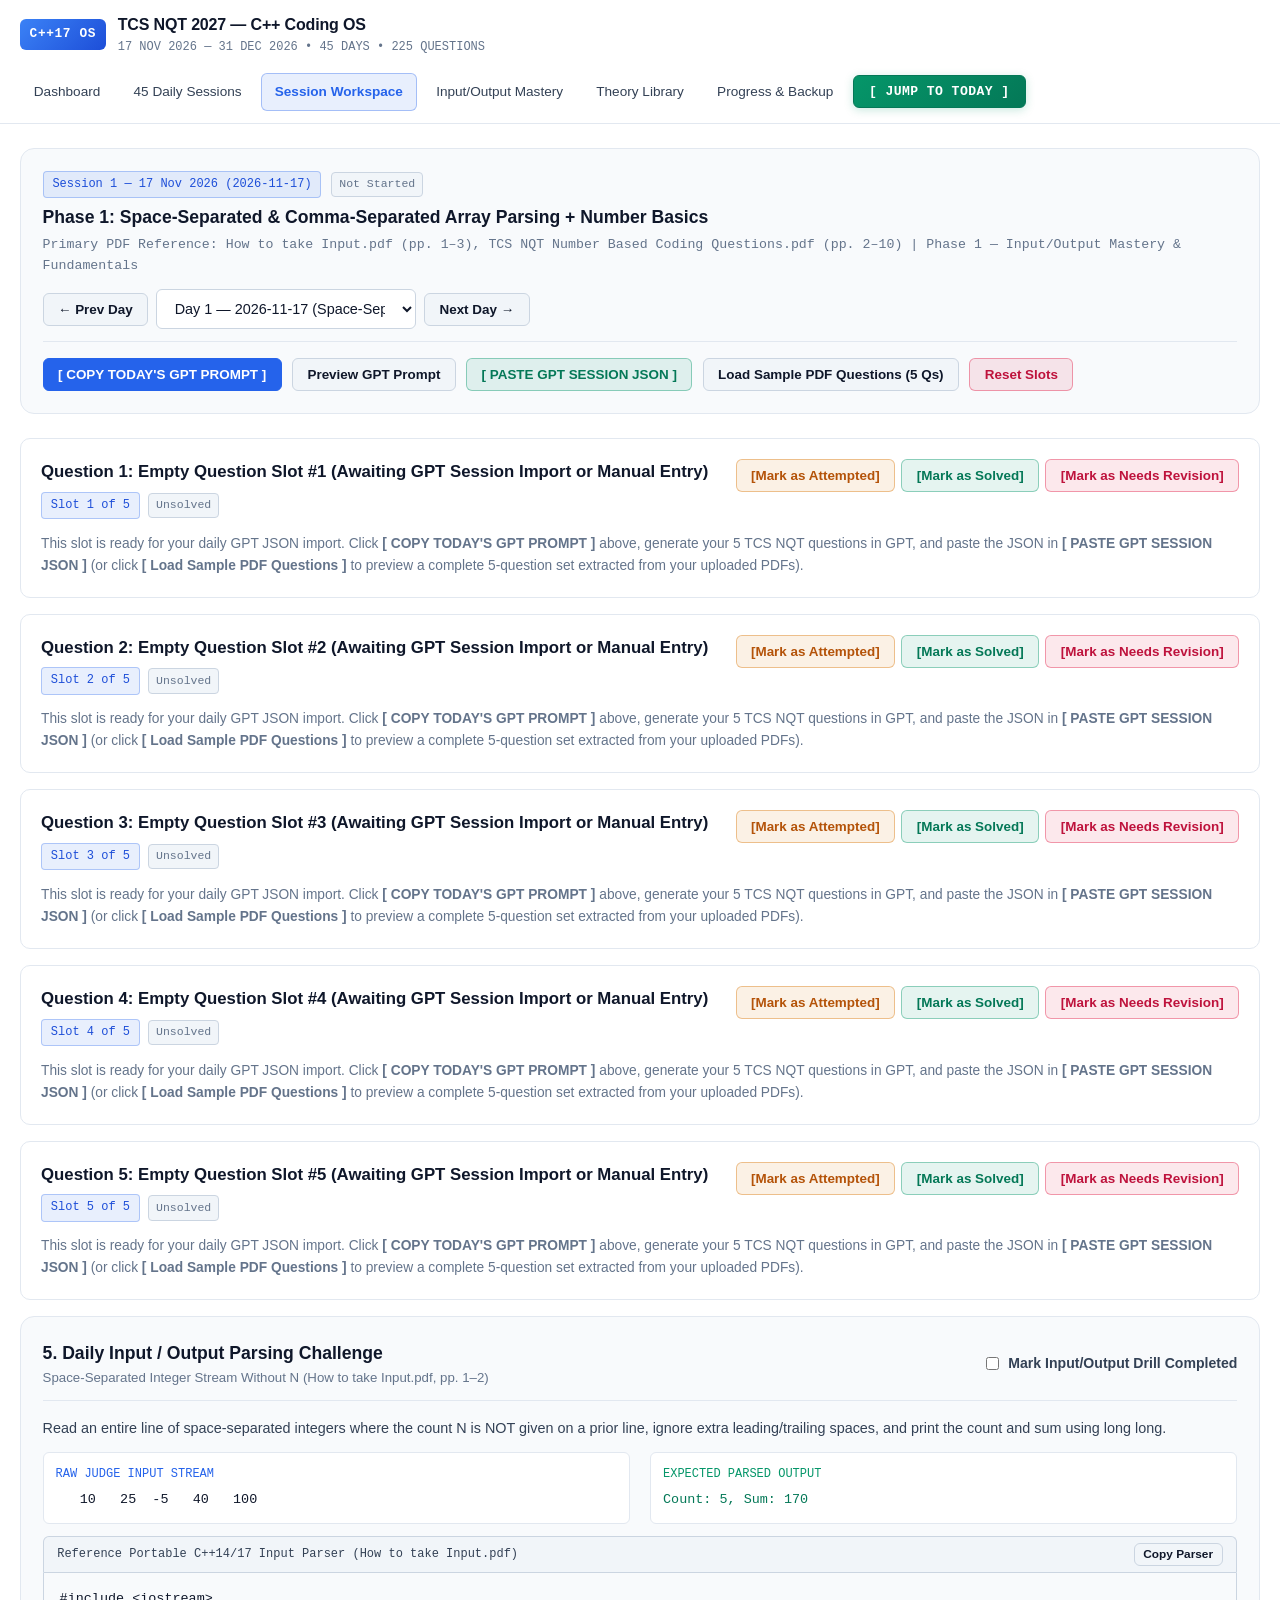
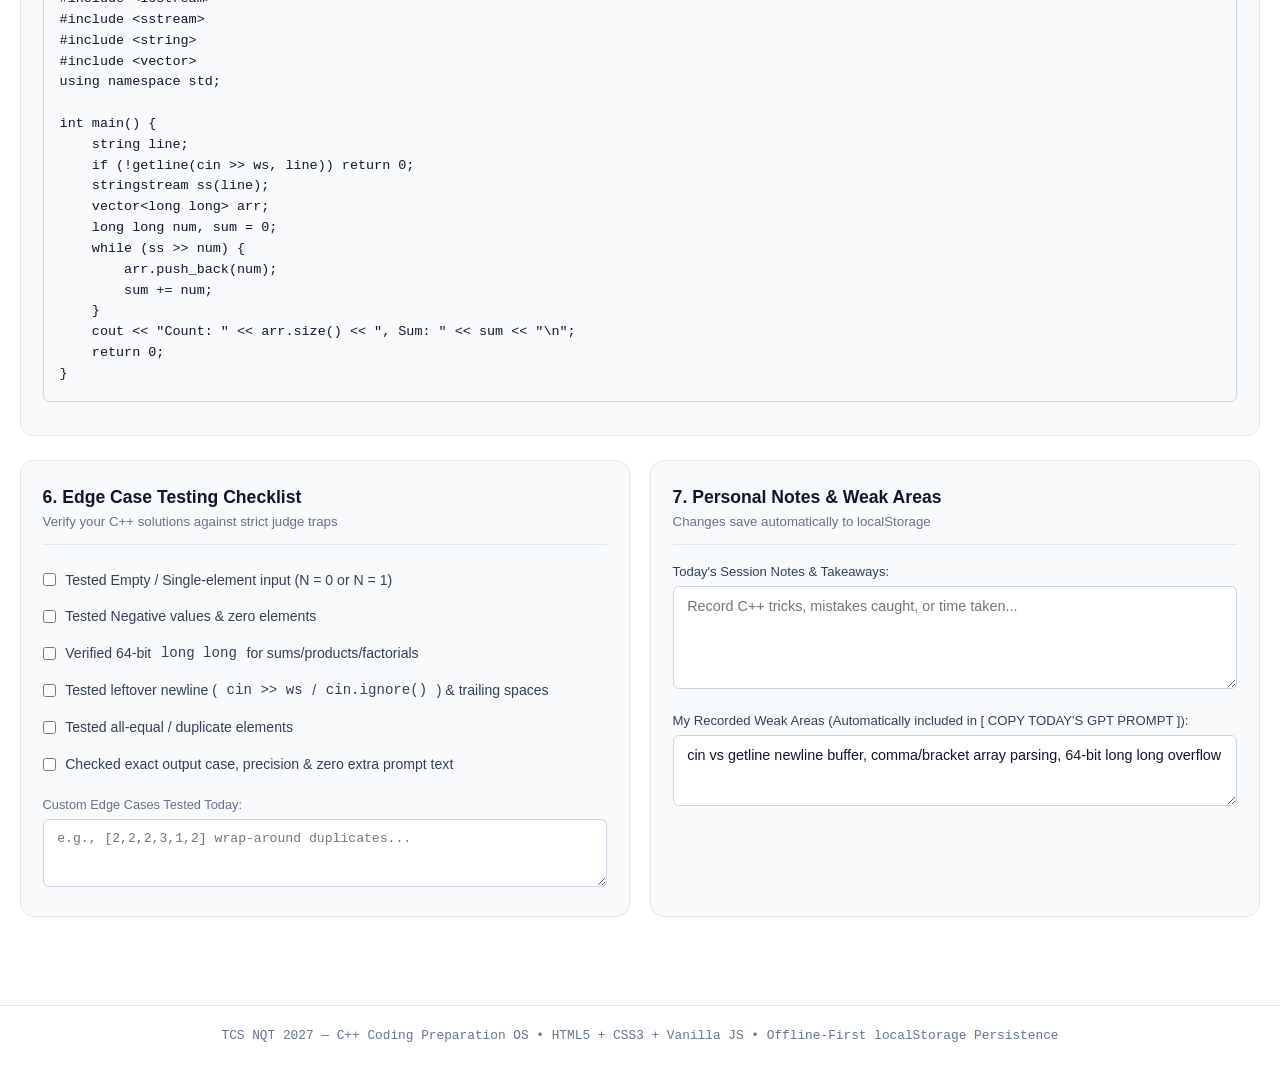
<file: session.html>
<!DOCTYPE html>
<html lang="en">
<head>
  <meta charset="UTF-8">
  <meta name="viewport" content="width=device-width, initial-scale=1.0">
  <title>Daily Session Content — TCS NQT 2027 C++ Coding OS</title>
  <link rel="stylesheet" href="assets/css/style.css">
</head>
<body>
  <header class="top-header">
    <div class="header-inner">
      <div class="brand-block">
        <span class="brand-badge">C++17 OS</span>
        <div>
          <div class="brand-title">TCS NQT 2027 — C++ Coding OS</div>
          <div class="brand-subtitle">17 NOV 2026 — 31 DEC 2026 • 45 DAYS • 225 QUESTIONS</div>
        </div>
      </div>
      <nav class="nav-links">
        <a href="index.html" class="nav-btn ">Dashboard</a>
        <a href="sessions.html" class="nav-btn ">45 Daily Sessions</a>
        <a href="session.html?date=2026-11-17" class="nav-btn active">Session Workspace</a>
        <a href="theory/input-output.html" class="nav-btn ">Input/Output Mastery</a>
        <a href="theory/index.html" class="nav-btn ">Theory Library</a>
        <a href="progress.html" class="nav-btn ">Progress & Backup</a>
        <button type="button" class="btn-jump-today" onclick="jumpToTodaySession()">[ JUMP TO TODAY ]</button>
      </nav>
    </div>
  </header>

  <main class="main-container">
    
  <div id="session-workspace-top" class="panel-card">
    <div class="panel-header">
      <div>
        <div style="display:flex;align-items:center;gap:0.6rem;flex-wrap:wrap;margin-bottom:0.3rem;">
          <span class="badge-phase" id="session-view-title">Session 1 — 17 Nov 2026</span>
          <span class="cal-day-status badge-not-started" id="session-view-status">Not Started</span>
        </div>
        <h2 class="panel-title" id="session-view-focus">Today's Coding Focus</h2>
        <div class="panel-subtitle" id="session-view-pdf" style="font-family:var(--font-mono);margin-top:0.2rem;">Primary PDF Reference</div>
      </div>
      <div style="display:flex;gap:0.5rem;align-items:center;flex-wrap:wrap;">
        <button type="button" class="btn" onclick="stepSessionDay(-1)">← Prev Day</button>
        <select id="session-date-selector" class="select-field" style="width:auto;max-width:260px;" onchange="handleSessionSelectorChange(this)"></select>
        <button type="button" class="btn" onclick="stepSessionDay(1)">Next Day →</button>
      </div>
    </div>

    <!-- Daily Question Generator & JSON Importer Bar -->
    <div style="display:flex;gap:0.65rem;flex-wrap:wrap;align-items:center;">
      <button type="button" class="btn btn-primary" onclick="copyTodayGptPrompt()">[ COPY TODAY'S GPT PROMPT ]</button>
      <button type="button" class="btn" onclick="toggleGptPromptDrawer()">Preview GPT Prompt</button>
      <button type="button" class="btn btn-success" onclick="togglePasteJsonDrawer()">[ PASTE GPT SESSION JSON ]</button>
      <button type="button" class="btn" onclick="loadDemoQuestionsIntoSession()">Load Sample PDF Questions (5 Qs)</button>
      <button type="button" class="btn btn-danger" onclick="clearCurrentSessionQuestions()">Reset Slots</button>
    </div>

    <!-- Collapsible GPT Prompt Preview Window -->
    <div id="gpt-prompt-drawer" class="collapsible-drawer" style="margin-top:1rem;">
      <div style="display:flex;justify-content:space-between;align-items:center;margin-bottom:0.5rem;flex-wrap:wrap;gap:0.5rem;">
        <strong style="font-size:0.9rem;color:var(--accent-blue);">Personalized GPT Daily Question Generator Prompt</strong>
        <button type="button" class="btn btn-primary" onclick="copyTodayGptPrompt()">[ COPY PROMPT ]</button>
      </div>
      <textarea id="gpt-prompt-preview-box" class="textarea-field mono" rows="12" readonly></textarea>
    </div>

    <!-- Collapsible Paste GPT Session JSON Drawer -->
    <div id="gpt-json-paste-drawer" class="collapsible-drawer" style="margin-top:1rem;">
      <div style="margin-bottom:0.5rem;">
        <strong style="font-size:0.9rem;color:#047857;">Paste GPT Session JSON (Validates Exactly 5 Problems)</strong>
        <p style="font-size:0.8rem;color:var(--text-muted);">Paste the JSON output from GPT below. If the JSON is invalid or does not contain 5 problems, an error will be shown without deleting your current session.</p>
      </div>
      <div id="gpt-json-error-banner" style="display:none;background:var(--status-rose-soft);border:1px solid var(--status-rose);color:#be123c;padding:0.65rem;border-radius:6px;margin-bottom:0.65rem;font-size:0.84rem;"></div>
      <textarea id="gpt-json-paste-input" class="textarea-field mono" rows="10" placeholder='Paste GPT JSON here: { "date": "2026-11-17", "day": 1, "problems": [ ... 5 problems ... ] }'></textarea>
      <div style="margin-top:0.6rem;display:flex;gap:0.6rem;">
        <button type="button" class="btn btn-primary" onclick="submitPastedGptJson()">Validate & Populate 5 Questions</button>
        <button type="button" class="btn" onclick="togglePasteJsonDrawer()">Close</button>
      </div>
    </div>
  </div>

  <!-- 5 Coding Questions Container -->
  <div id="session-questions-container"></div>

  <!-- Input/Output Mastery Daily Challenge -->
  <div class="panel-card">
    <div class="panel-header">
      <div>
        <div class="panel-title">5. Daily Input / Output Parsing Challenge</div>
        <div class="panel-subtitle" id="session-io-title">From How to take Input.pdf</div>
      </div>
      <label class="checklist-item" style="cursor:pointer;">
        <input type="checkbox" id="session-io-done-check" onchange="autoSaveSessionNotes()">
        <strong>Mark Input/Output Drill Completed</strong>
      </label>
    </div>
    <p id="session-io-prompt" style="font-size:0.9rem;color:var(--text-secondary);margin-bottom:0.75rem;"></p>
    <div class="two-col-grid" style="margin-bottom:0.75rem;">
      <div style="background:var(--bg-canvas);padding:0.75rem;border-radius:6px;border:1px solid var(--border-subtle);">
        <div style="font-family:var(--font-mono);font-size:0.75rem;color:var(--accent-blue);">RAW JUDGE INPUT STREAM</div>
        <pre id="session-io-sample" style="font-family:var(--font-mono);font-size:0.84rem;margin-top:0.3rem;white-space:pre-wrap;"></pre>
      </div>
      <div style="background:var(--bg-canvas);padding:0.75rem;border-radius:6px;border:1px solid var(--border-subtle);">
        <div style="font-family:var(--font-mono);font-size:0.75rem;color:var(--status-green);">EXPECTED PARSED OUTPUT</div>
        <pre id="session-io-expected" style="font-family:var(--font-mono);font-size:0.84rem;margin-top:0.3rem;white-space:pre-wrap;color:#047857;"></pre>
      </div>
    </div>
    <div class="code-wrapper">
      <div class="code-header">
        <span>Reference Portable C++14/17 Input Parser (How to take Input.pdf)</span>
        <button type="button" class="btn" style="padding:0.2rem 0.55rem;font-size:0.74rem;" onclick="copyIoChallengeCode()">Copy Parser</button>
      </div>
      <pre class="code-block" id="session-io-code"></pre>
    </div>
  </div>

  <!-- Edge Case Testing & Personal Notes -->
  <div class="two-col-grid">
    <div class="panel-card">
      <div class="panel-header">
        <div>
          <div class="panel-title">6. Edge Case Testing Checklist</div>
          <div class="panel-subtitle">Verify your C++ solutions against strict judge traps</div>
        </div>
      </div>
      <label class="checklist-item"><input type="checkbox" id="ec-check-emptyOrSingle" onchange="autoSaveSessionNotes()"> Tested Empty / Single-element input (N = 0 or N = 1)</label>
      <label class="checklist-item"><input type="checkbox" id="ec-check-negativeValues" onchange="autoSaveSessionNotes()"> Tested Negative values & zero elements</label>
      <label class="checklist-item"><input type="checkbox" id="ec-check-overflow64Bit" onchange="autoSaveSessionNotes()"> Verified 64-bit <code>long long</code> for sums/products/factorials</label>
      <label class="checklist-item"><input type="checkbox" id="ec-check-whitespaceDelimiters" onchange="autoSaveSessionNotes()"> Tested leftover newline (<code>cin &gt;&gt; ws</code> / <code>cin.ignore()</code>) & trailing spaces</label>
      <label class="checklist-item"><input type="checkbox" id="ec-check-duplicates" onchange="autoSaveSessionNotes()"> Tested all-equal / duplicate elements</label>
      <label class="checklist-item"><input type="checkbox" id="ec-check-boundaryLimits" onchange="autoSaveSessionNotes()"> Checked exact output case, precision & zero extra prompt text</label>
      <div style="margin-top:0.75rem;">
        <label for="session-custom-edge-cases" style="font-size:0.8rem;color:var(--text-muted);display:block;margin-bottom:0.25rem;">Custom Edge Cases Tested Today:</label>
        <textarea id="session-custom-edge-cases" class="textarea-field mono" rows="3" placeholder="e.g., [2,2,2,3,1,2] wrap-around duplicates..." oninput="autoSaveSessionNotes()"></textarea>
      </div>
    </div>

    <div class="panel-card">
      <div class="panel-header">
        <div>
          <div class="panel-title">7. Personal Notes & Weak Areas</div>
          <div class="panel-subtitle" id="autosave-indicator">Changes save automatically to localStorage</div>
        </div>
      </div>
      <div style="margin-bottom:0.85rem;">
        <label for="session-personal-notes" style="font-size:0.82rem;color:var(--text-secondary);display:block;margin-bottom:0.25rem;">Today's Session Notes & Takeaways:</label>
        <textarea id="session-personal-notes" class="textarea-field" rows="5" placeholder="Record C++ tricks, mistakes caught, or time taken..." oninput="autoSaveSessionNotes()"></textarea>
      </div>
      <div>
        <label for="session-weak-areas-input" style="font-size:0.82rem;color:var(--text-secondary);display:block;margin-bottom:0.25rem;">My Recorded Weak Areas (Automatically included in [ COPY TODAY'S GPT PROMPT ]):</label>
        <textarea id="session-weak-areas-input" class="textarea-field" rows="3" placeholder="e.g., 2D string matrix parsing, sliding window swaps, custom comparator sorting..." oninput="autoSaveSessionNotes()"></textarea>
      </div>
    </div>
  </div>

  </main>

  <div id="toast-container" class="toast-container"></div>

  <footer class="footer-bar">
    TCS NQT 2027 — C++ Coding Preparation OS • HTML5 + CSS3 + Vanilla JS • Offline-First localStorage Persistence
  </footer>

  <script src="assets/js/theory-data.js"></script>
  <script src="assets/js/storage.js"></script>
  <script src="assets/js/calendar.js"></script>
  <script src="assets/js/prompt-generator.js"></script>
  <script src="assets/js/session-manager.js"></script>
  <script src="assets/js/app.js"></script>
</body>
</html>
</file>
<file: assets/css/style.css>
/* ==========================================================================
   TCS NQT 2027 — C++ CODING OS
   FILE: assets/css/style.css
   Dark Navy Developer UI (#0b0f19 / #111827), Blue Accents (#3b82f6),
   Emerald Progress (#10b981), Clean Sans + Monospace Typography
   ========================================================================== */

:root {
  --bg-canvas: #ffffff;
  --bg-surface: #f8fafc;
  --bg-elevated: #f1f5f9;
  --bg-code: #f8fafc;
  --bg-header: rgba(255, 255, 255, 0.94);
  --text-primary: #0f172a;
  --text-secondary: #334155;
  --text-muted: #64748b;
  --accent-blue: #2563eb;
  --accent-blue-hover: #1d4ed8;
  --accent-blue-soft: rgba(37, 99, 235, 0.10);
  --status-green: #059669;
  --status-green-soft: rgba(5, 150, 105, 0.10);
  --status-amber: #d97706;
  --status-amber-soft: rgba(217, 119, 6, 0.10);
  --status-rose: #e11d48;
  --status-rose-soft: rgba(225, 29, 72, 0.10);
  --border-subtle: #e2e8f0;
  --border-focus: #cbd5e1;
  --radius-sm: 6px;
  --radius-md: 10px;
  --radius-lg: 14px;
  --font-sans: 'Inter', -apple-system, BlinkMacSystemFont, 'Segoe UI', Roboto, sans-serif;
  --font-mono: 'JetBrains Mono', 'Fira Code', 'SFMono-Regular', Consolas, monospace;
}

* {
  box-sizing: border-box;
  margin: 0;
  padding: 0;
}

html {
  scroll-behavior: smooth;
  background-color: var(--bg-canvas);
  color: var(--text-primary);
  font-family: var(--font-sans);
  line-height: 1.6;
}

body {
  min-height: 100vh;
  background: var(--bg-canvas);
  color: var(--text-primary);
  display: flex;
  flex-direction: column;
}

/* Sticky Top Navigation Header */
.top-header {
  position: sticky;
  top: 0;
  z-index: 100;
  background: var(--bg-header);
  backdrop-filter: blur(12px);
  border-bottom: 1px solid var(--border-subtle);
}

.header-inner {
  max-width: 1280px;
  margin: 0 auto;
  padding: 0.75rem 1.25rem;
  display: flex;
  align-items: center;
  justify-content: space-between;
  gap: 1rem;
  flex-wrap: wrap;
}

.brand-block {
  display: flex;
  align-items: center;
  gap: 0.75rem;
}

.brand-badge {
  background: linear-gradient(135deg, #3b82f6, #1d4ed8);
  color: #fff;
  font-family: var(--font-mono);
  font-weight: 700;
  font-size: 0.8rem;
  padding: 0.35rem 0.6rem;
  border-radius: var(--radius-sm);
  letter-spacing: 0.05em;
}

.brand-title {
  font-size: 1rem;
  font-weight: 700;
  color: var(--text-primary);
  letter-spacing: -0.01em;
}

.brand-subtitle {
  font-size: 0.75rem;
  color: var(--text-muted);
  font-family: var(--font-mono);
}

.nav-links {
  display: flex;
  align-items: center;
  gap: 0.35rem;
  flex-wrap: wrap;
}

.nav-btn {
  background: transparent;
  color: var(--text-secondary);
  border: 1px solid transparent;
  padding: 0.45rem 0.8rem;
  border-radius: var(--radius-sm);
  font-size: 0.85rem;
  font-weight: 500;
  cursor: pointer;
  text-decoration: none;
  transition: all 0.15s ease;
  font-family: var(--font-sans);
}

.nav-btn:hover {
  color: var(--text-primary);
  background: var(--bg-elevated);
}

.nav-btn.active {
  color: var(--accent-blue);
  background: var(--accent-blue-soft);
  border-color: rgba(37, 99, 235, 0.35);
  font-weight: 600;
}

.btn-jump-today {
  background: linear-gradient(135deg, #059669, #047857);
  color: #ffffff;
  font-weight: 700;
  font-family: var(--font-mono);
  font-size: 0.82rem;
  padding: 0.5rem 0.95rem;
  border-radius: var(--radius-sm);
  border: 1px solid #047857;
  cursor: pointer;
  letter-spacing: 0.03em;
  box-shadow: 0 2px 10px rgba(5, 150, 105, 0.22);
  transition: transform 0.12s ease, box-shadow 0.15s ease;
}

.btn-jump-today:hover {
  transform: translateY(-1px);
  box-shadow: 0 4px 16px rgba(5, 150, 105, 0.35);
  background: #047857;
}

/* Main Container */
.main-container {
  max-width: 1280px;
  width: 100%;
  margin: 0 auto;
  padding: 1.5rem 1.25rem 4rem;
  flex: 1;
}

.view-section {
  display: none;
}

.view-section.active {
  display: block;
}

/* Hero Banner */
.hero-banner {
  background: linear-gradient(180deg, #f8fafc 0%, #ffffff 100%);
  box-shadow: 0 2px 10px rgba(15, 23, 42, 0.04);
  border: 1px solid var(--border-subtle);
  border-radius: var(--radius-lg);
  padding: 1.5rem;
  margin-bottom: 1.5rem;
  display: flex;
  justify-content: space-between;
  align-items: center;
  flex-wrap: wrap;
  gap: 1.25rem;
}

.hero-eyebrow {
  font-family: var(--font-mono);
  font-size: 0.78rem;
  color: var(--accent-blue);
  text-transform: uppercase;
  letter-spacing: 0.08em;
  margin-bottom: 0.25rem;
}

.hero-title {
  font-size: 1.65rem;
  font-weight: 800;
  letter-spacing: -0.02em;
  margin-bottom: 0.3rem;
}

.hero-period {
  font-family: var(--font-mono);
  font-size: 0.88rem;
  color: var(--text-secondary);
}

.hero-actions {
  display: flex;
  align-items: center;
  gap: 0.75rem;
  flex-wrap: wrap;
}

/* KPI Grid */
.kpi-grid {
  display: grid;
  grid-template-columns: repeat(auto-fit, minmax(220px, 1fr));
  gap: 1rem;
  margin-bottom: 1.5rem;
}

.kpi-card {
  background: var(--bg-surface);
  border: 1px solid var(--border-subtle);
  border-radius: var(--radius-md);
  padding: 1.1rem 1.25rem;
}

.kpi-label {
  font-size: 0.78rem;
  color: var(--text-muted);
  text-transform: uppercase;
  letter-spacing: 0.06em;
  font-family: var(--font-mono);
  margin-bottom: 0.35rem;
}

.kpi-value {
  font-size: 1.65rem;
  font-weight: 700;
  font-family: var(--font-mono);
  font-variant-numeric: tabular-nums;
  color: var(--text-primary);
}

.kpi-sub {
  font-size: 0.8rem;
  color: var(--text-secondary);
  margin-top: 0.2rem;
}

/* Cards & Panels */
.panel-card {
  background: var(--bg-surface);
  border: 1px solid var(--border-subtle);
  border-radius: var(--radius-lg);
  padding: 1.35rem;
  margin-bottom: 1.5rem;
}

.panel-header {
  display: flex;
  justify-content: space-between;
  align-items: center;
  flex-wrap: wrap;
  gap: 0.75rem;
  margin-bottom: 1rem;
  padding-bottom: 0.75rem;
  border-bottom: 1px solid var(--border-subtle);
}

.panel-title {
  font-size: 1.1rem;
  font-weight: 700;
  color: var(--text-primary);
}

.panel-subtitle {
  font-size: 0.83rem;
  color: var(--text-muted);
}

/* 45-Day Calendar Grid */
.calendar-controls {
  display: flex;
  align-items: center;
  gap: 0.75rem;
  flex-wrap: wrap;
}

.date-picker-input {
  background: var(--bg-elevated);
  color: var(--text-primary);
  border: 1px solid var(--border-focus);
  padding: 0.45rem 0.75rem;
  border-radius: var(--radius-sm);
  font-family: var(--font-mono);
  font-size: 0.85rem;
}

.calendar-grid {
  display: grid;
  grid-template-columns: repeat(auto-fill, minmax(135px, 1fr));
  gap: 0.65rem;
}

.cal-day-card {
  background: var(--bg-canvas);
  border: 1px solid var(--border-subtle);
  border-radius: var(--radius-md);
  padding: 0.75rem;
  cursor: pointer;
  transition: all 0.15s ease;
  text-align: left;
  display: flex;
  flex-direction: column;
  justify-content: space-between;
  min-height: 92px;
}

.cal-day-card:hover {
  border-color: var(--accent-blue);
  transform: translateY(-2px);
  background: #f8fafc;
  box-shadow: 0 4px 12px rgba(37, 99, 235, 0.08);
}

.cal-day-card.today-highlight {
  border: 2px solid var(--accent-blue);
  box-shadow: 0 0 14px rgba(59, 130, 246, 0.28);
}

.cal-day-card.status-completed {
  border-left: 4px solid var(--status-green);
}

.cal-day-card.status-in-progress {
  border-left: 4px solid var(--status-amber);
}

.cal-day-card.status-not-started {
  border-left: 4px solid #cbd5e1;
}

.cal-day-top {
  display: flex;
  justify-content: space-between;
  align-items: center;
  font-family: var(--font-mono);
  font-size: 0.75rem;
  color: var(--text-muted);
}

.cal-day-date {
  font-weight: 700;
  font-size: 0.88rem;
  color: var(--text-primary);
  margin: 0.25rem 0;
}

.cal-day-status {
  font-size: 0.72rem;
  font-family: var(--font-mono);
  padding: 0.15rem 0.45rem;
  border-radius: 4px;
  display: inline-block;
  width: fit-content;
}

.badge-completed {
  background: var(--status-green-soft);
  color: #047857;
  border: 1px solid rgba(5, 150, 105, 0.3);
}

.badge-in-progress {
  background: var(--status-amber-soft);
  color: #b45309;
  border: 1px solid rgba(217, 119, 6, 0.3);
}

.badge-not-started {
  background: #f1f5f9;
  color: var(--text-muted);
  border: 1px solid #cbd5e1;
}

.badge-revision {
  background: var(--status-rose-soft);
  color: #be123c;
  border: 1px solid rgba(225, 29, 72, 0.3);
}

.badge-phase {
  background: var(--accent-blue-soft);
  color: #1d4ed8;
  border: 1px solid rgba(37, 99, 235, 0.3);
  font-family: var(--font-mono);
  font-size: 0.75rem;
  padding: 0.2rem 0.55rem;
  border-radius: 4px;
}

/* Buttons */
.btn {
  background: var(--bg-elevated);
  color: var(--text-primary);
  border: 1px solid var(--border-focus);
  padding: 0.5rem 0.9rem;
  border-radius: var(--radius-sm);
  font-size: 0.84rem;
  font-weight: 600;
  cursor: pointer;
  font-family: var(--font-sans);
  transition: all 0.15s ease;
  display: inline-flex;
  align-items: center;
  gap: 0.4rem;
  text-decoration: none;
}

.btn:hover {
  background: #e2e8f0;
  border-color: #94a3b8;
}

.btn-primary {
  background: var(--accent-blue);
  border-color: var(--accent-blue);
  color: #fff;
}

.btn-primary:hover {
  background: var(--accent-blue-hover);
}

.btn-success {
  background: var(--status-green-soft);
  border-color: rgba(5, 150, 105, 0.4);
  color: #047857;
}

.btn-success.active-state, .btn-success:hover {
  background: var(--status-green);
  color: #ffffff;
}

.btn-warning {
  background: var(--status-amber-soft);
  border-color: rgba(217, 119, 6, 0.4);
  color: #b45309;
}

.btn-warning.active-state, .btn-warning:hover {
  background: var(--status-amber);
  color: #ffffff;
}

.btn-danger {
  background: var(--status-rose-soft);
  border-color: rgba(225, 29, 72, 0.4);
  color: #be123c;
}

.btn-danger.active-state, .btn-danger:hover {
  background: var(--status-rose);
  color: #fff;
}

/* Question Cards & Collapsible Sections */
.question-card {
  background: var(--bg-canvas);
  border: 1px solid var(--border-subtle);
  border-radius: var(--radius-md);
  padding: 1.25rem;
  margin-bottom: 1rem;
}

.question-card.q-solved {
  border-left: 4px solid var(--status-green);
}

.question-card.q-attempted {
  border-left: 4px solid var(--status-amber);
}

.question-card.q-revision {
  border-left: 4px solid var(--status-rose);
}

.q-header {
  display: flex;
  justify-content: space-between;
  align-items: flex-start;
  gap: 1rem;
  flex-wrap: wrap;
  margin-bottom: 0.85rem;
}

.q-title {
  font-size: 1.05rem;
  font-weight: 700;
  color: var(--text-primary);
}

.q-meta-row {
  display: flex;
  align-items: center;
  gap: 0.5rem;
  flex-wrap: wrap;
  margin-top: 0.35rem;
}

.collapse-bar {
  display: flex;
  flex-wrap: wrap;
  gap: 0.5rem;
  margin: 0.85rem 0;
  padding: 0.65rem 0;
  border-top: 1px solid var(--border-subtle);
  border-bottom: 1px solid var(--border-subtle);
}

.collapse-btn {
  background: var(--bg-surface);
  color: var(--text-secondary);
  border: 1px solid var(--border-focus);
  padding: 0.4rem 0.75rem;
  border-radius: var(--radius-sm);
  font-family: var(--font-mono);
  font-size: 0.78rem;
  cursor: pointer;
  transition: all 0.15s ease;
}

.collapse-btn:hover, .collapse-btn.open {
  background: var(--accent-blue-soft);
  color: #1d4ed8;
  border-color: var(--accent-blue);
}

.collapsible-drawer {
  display: none;
  background: var(--bg-surface);
  border: 1px solid var(--border-subtle);
  border-radius: var(--radius-sm);
  padding: 1rem;
  margin-bottom: 0.75rem;
}

.collapsible-drawer.open {
  display: block;
}

.story-prose {
  max-width: 75ch;
  color: var(--text-secondary);
  font-size: 0.95rem;
  line-height: 1.7;
  white-space: pre-line;
}

/* Code Blocks */
.code-wrapper {
  position: relative;
  margin: 0.75rem 0;
}

.code-header {
  display: flex;
  justify-content: space-between;
  align-items: center;
  background: #f1f5f9;
  border: 1px solid var(--border-focus);
  border-bottom: none;
  padding: 0.4rem 0.85rem;
  border-radius: var(--radius-sm) var(--radius-sm) 0 0;
  font-family: var(--font-mono);
  font-size: 0.75rem;
  color: var(--text-secondary);
}

pre.code-block {
  background: #f8fafc;
  border: 1px solid var(--border-focus);
  border-radius: 0 0 var(--radius-sm) var(--radius-sm);
  padding: 1rem;
  overflow-x: auto;
  font-family: var(--font-mono);
  font-size: 0.84rem;
  line-height: 1.55;
  color: #0f172a;
  tab-size: 4;
}

/* Inputs, Textareas, Select */
.input-field, .textarea-field, .select-field {
  width: 100%;
  background: var(--bg-canvas);
  color: var(--text-primary);
  border: 1px solid var(--border-focus);
  border-radius: var(--radius-sm);
  padding: 0.65rem 0.85rem;
  font-family: var(--font-sans);
  font-size: 0.9rem;
}

.textarea-field.mono {
  font-family: var(--font-mono);
  font-size: 0.82rem;
}

.input-field:focus, .textarea-field:focus, .select-field:focus {
  outline: none;
  border-color: var(--accent-blue);
}

/* Progress Bars */
.progress-track {
  width: 100%;
  height: 10px;
  background: var(--bg-canvas);
  border: 1px solid var(--border-subtle);
  border-radius: 999px;
  overflow: hidden;
  margin: 0.5rem 0;
}

.progress-fill {
  height: 100%;
  background: linear-gradient(90deg, #3b82f6, #10b981);
  transition: width 0.25s ease;
}

/* Tables */
.data-table-wrap {
  overflow-x: auto;
}

table.data-table {
  width: 100%;
  border-collapse: collapse;
  font-size: 0.86rem;
}

table.data-table th, table.data-table td {
  padding: 0.65rem 0.85rem;
  border-bottom: 1px solid var(--border-subtle);
  text-align: left;
}

table.data-table th {
  background: var(--bg-elevated);
  color: var(--text-primary);
  font-family: var(--font-mono);
  font-size: 0.78rem;
  text-transform: uppercase;
}

/* Theory Sub-navigation */
.theory-subnav {
  display: flex;
  gap: 0.5rem;
  flex-wrap: wrap;
  margin-bottom: 1.25rem;
}

.source-banner {
  background: rgba(59, 130, 246, 0.09);
  border-left: 4px solid var(--accent-blue);
  padding: 0.75rem 1rem;
  border-radius: var(--radius-sm);
  margin-bottom: 1rem;
  font-size: 0.85rem;
  color: var(--text-secondary);
}

/* Toast Notification */
.toast-container {
  position: fixed;
  bottom: 1.25rem;
  right: 1.25rem;
  z-index: 9999;
  display: flex;
  flex-direction: column;
  gap: 0.5rem;
}

.toast-msg {
  background: #ffffff;
  color: var(--text-primary);
  border-left: 4px solid var(--status-green);
  border-top: 1px solid var(--border-focus);
  border-right: 1px solid var(--border-focus);
  border-bottom: 1px solid var(--border-focus);
  padding: 0.75rem 1rem;
  border-radius: var(--radius-sm);
  box-shadow: 0 10px 25px rgba(15, 23, 42, 0.14);
  font-size: 0.85rem;
  max-width: 360px;
}

.toast-msg.error {
  border-left-color: var(--status-rose);
}

/* Grid Helpers */
.two-col-grid {
  display: grid;
  grid-template-columns: repeat(auto-fit, minmax(320px, 1fr));
  gap: 1.25rem;
}

.checklist-item {
  display: flex;
  align-items: center;
  gap: 0.6rem;
  padding: 0.45rem 0;
  font-size: 0.88rem;
  color: var(--text-secondary);
}

.footer-bar {
  border-top: 1px solid var(--border-subtle);
  padding: 1.25rem;
  text-align: center;
  font-size: 0.8rem;
  color: var(--text-muted);
  font-family: var(--font-mono);
}

@media (max-width: 768px) {
  .hero-title {
    font-size: 1.3rem;
  }
  .header-inner {
    flex-direction: column;
    align-items: flex-start;
  }
}
</file>
